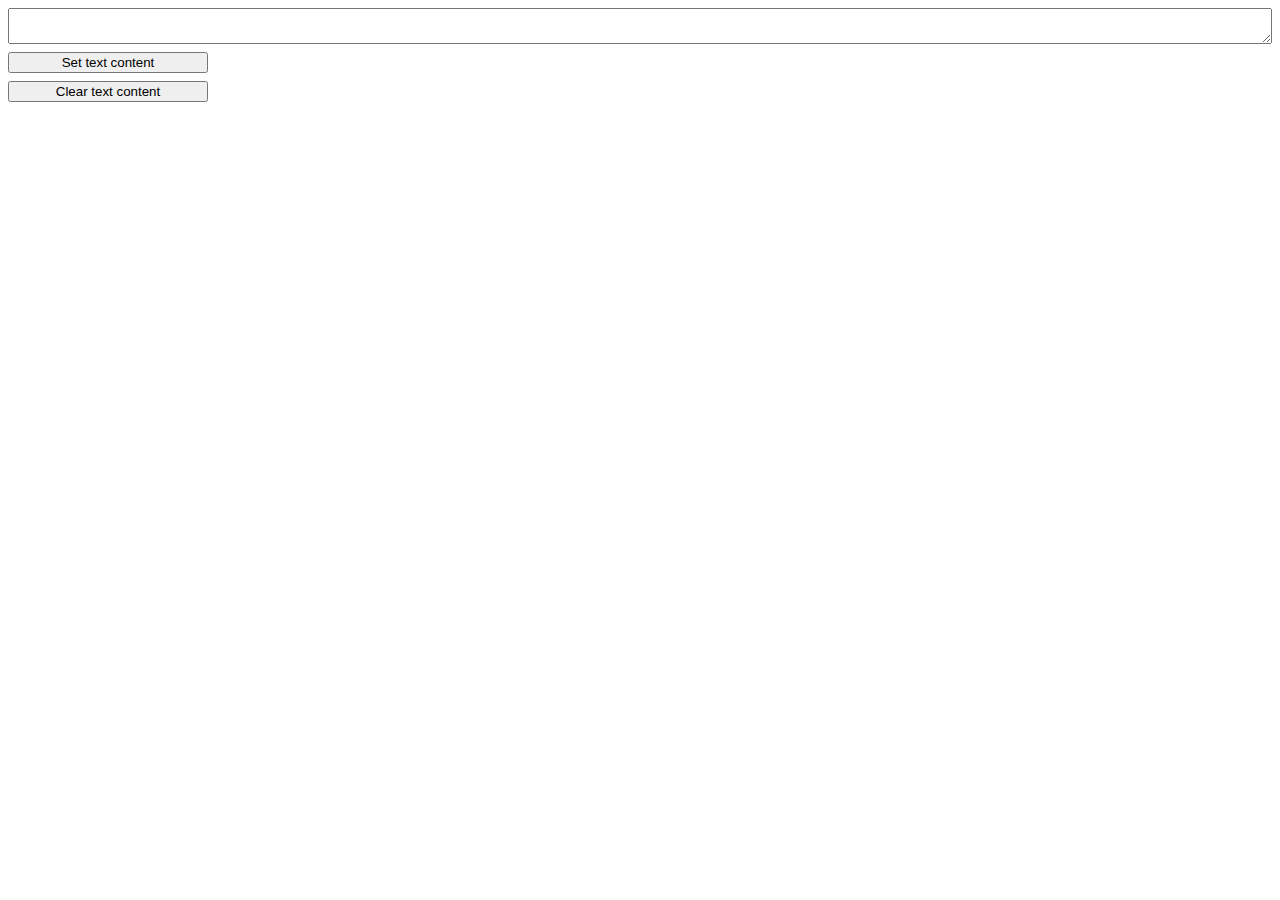
<file: ex2/index.html>
<!DOCTYPE html>
<html lang="en">
  <head>
    <meta charset="UTF-8" />
    <meta name="viewport" content="width=device-width, initial-scale=1.0" />
    <title>Document</title>
    <link rel="stylesheet" href="style.css" />
  </head>
  <body>
    <div class="container">
      <textarea class="story"></textarea>
      <button id="set-text" type="button">Set text content</button>
      <button id="clear-text" type="button">Clear text content</button>
    </div>
    <script>
      const story = document.body.querySelector(".story");

      const setText = document.body.querySelector("#set-text");
      setText.addEventListener("click", () => {
        story.textContent = "It was a dark and stormy night...";
      });

      const clearText = document.body.querySelector("#clear-text");
      clearText.addEventListener("click", () => {
        story.textContent = "";
      });
    </script>
  </body>
</html>
</file>
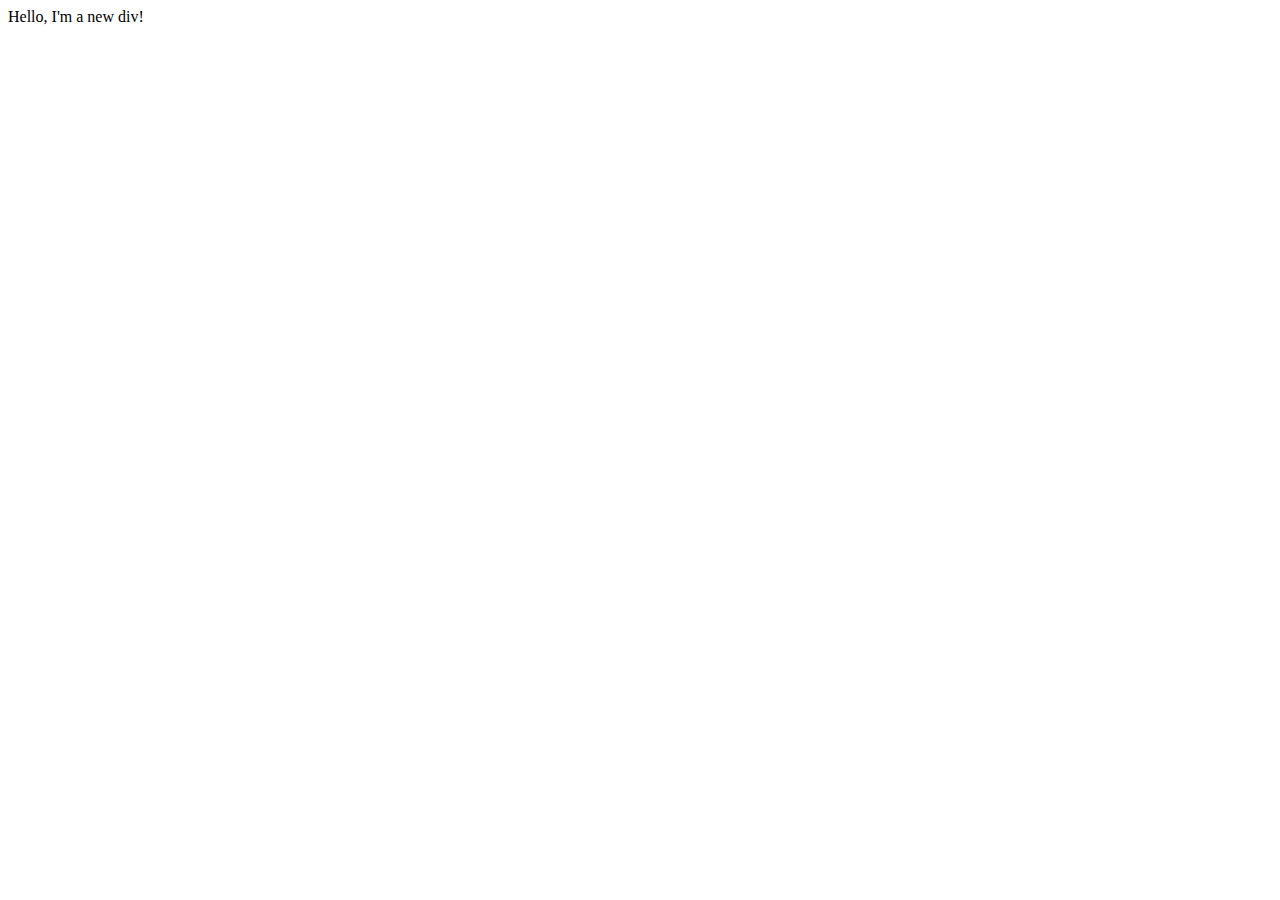
<file: ex3/index.html>
<!DOCTYPE html>
<html lang="en">
  <head>
    <meta charset="UTF-8" />
    <meta name="viewport" content="width=device-width, initial-scale=1.0" />
    <title>Document</title>
  </head>
  <body>
    <div id="container"></div>

    <script>
      // 1. document.createElement=================================================================
      var newDiv = document.createElement("div");

      // Set some properties for the new div
      newDiv.id = "newDiv";
      newDiv.className = "new-div-class";
      newDiv.textContent = "Hello, I'm a new div!";

      // Append the new div to the existing container div
      var container = document.getElementById("container");
      container.appendChild(newDiv);
    </script>
  </body>
</html>
</file>
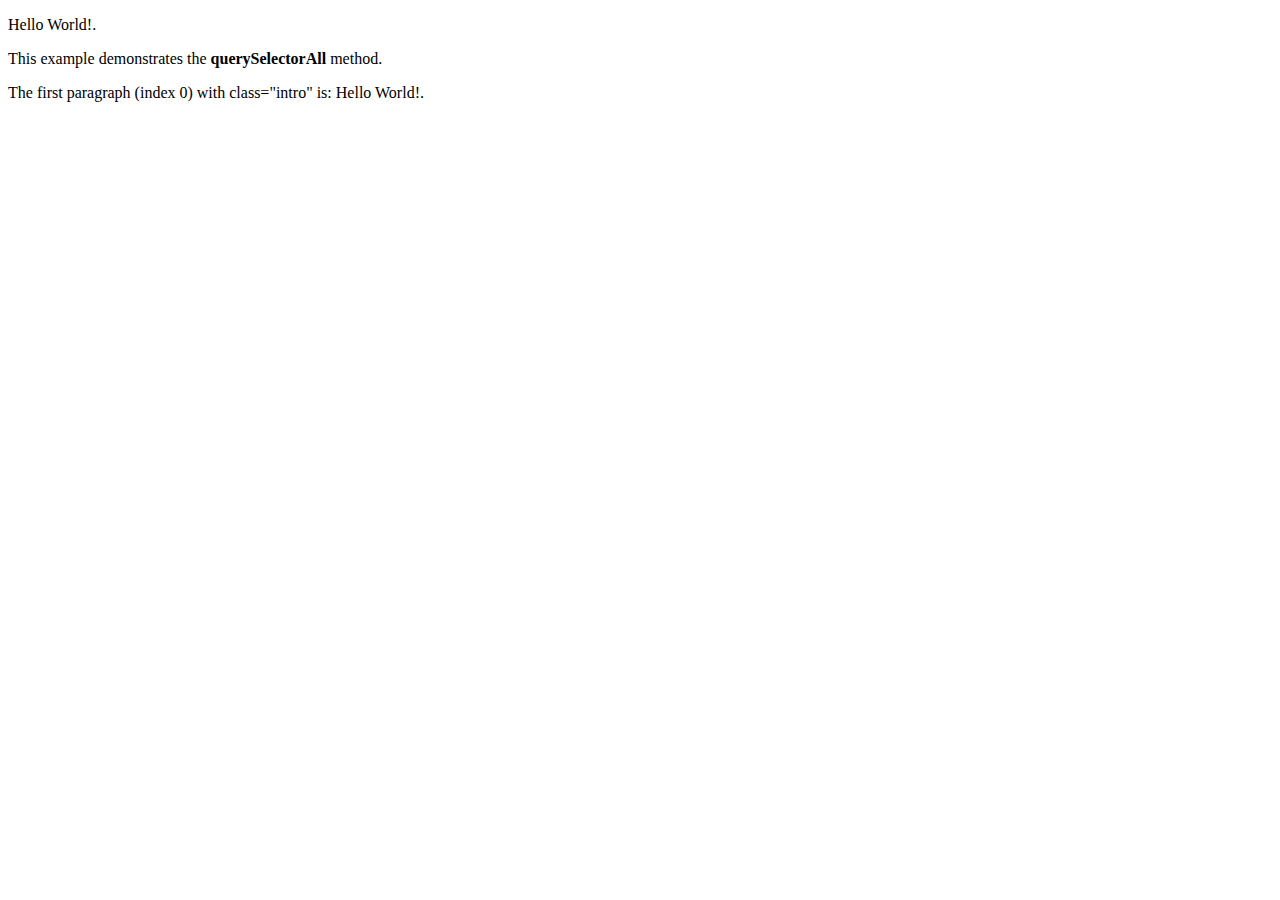
<file: ex4/index.html>
<!DOCTYPE html>
<html lang="en">
  <head>
    <meta charset="UTF-8" />
    <meta name="viewport" content="width=device-width, initial-scale=1.0" />
    <title>Document</title>
  </head>
  <body>
    <p class="intro">Hello World!.</p>
    <p class="intro">
      This example demonstrates the <b>querySelectorAll</b> method.
    </p>

    <p id="demo"></p>

    <script>
      const x = document.querySelectorAll("p.intro");
      document.getElementById("demo").innerHTML =
        'The first paragraph (index 0) with class="intro" is: ' +
        x[0].innerHTML;
    </script>
  </body>
</html>
</file>
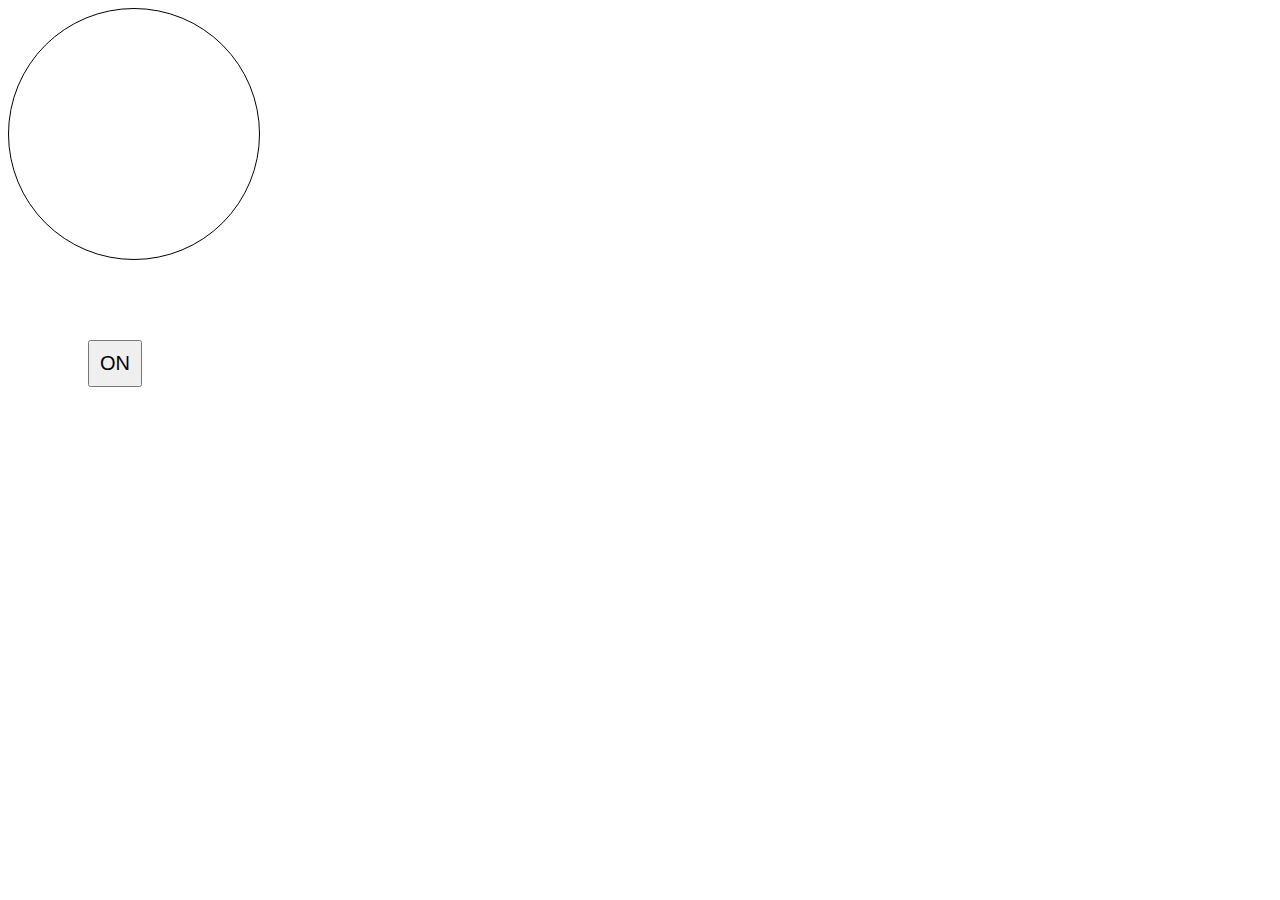
<file: P1-bulb/index.html>
<!DOCTYPE html>
<html lang="en">
  <head>
    <meta charset="UTF-8" />
    <meta name="viewport" content="width=device-width, initial-scale=1.0" />
    <title>Document</title>
    <link rel="stylesheet" href="bulb.css" />
  </head>
  <body>
    <div id="bulb"></div>

    <button>ON</button>

    <script src="bulb.js"></script>
  </body>
</html>
</file>
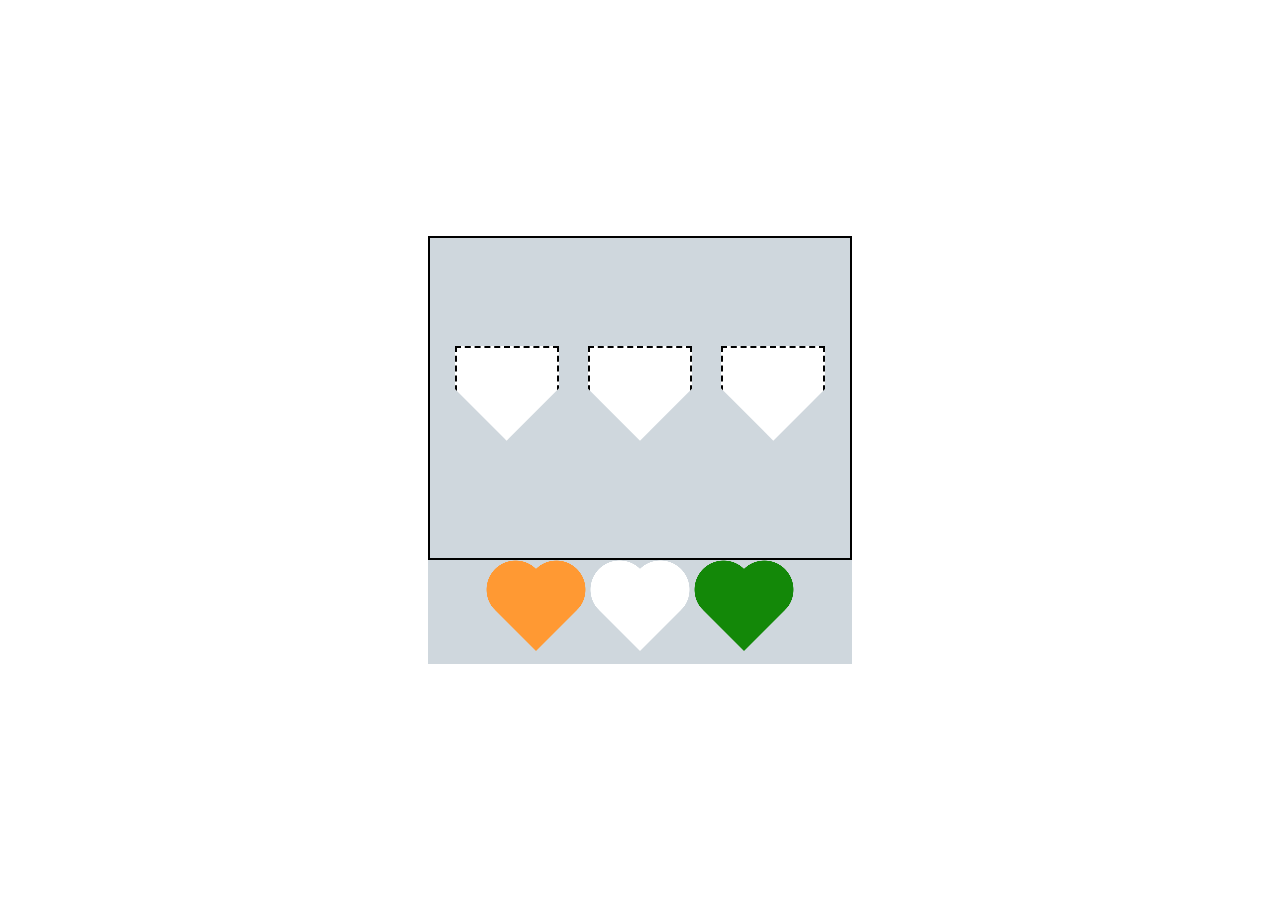
<file: P13-tricolor/index.html>
<!DOCTYPE html>
<html lang="en">
  <head>
    <meta charset="UTF-8" />
    <meta name="viewport" content="width=device-width, initial-scale=1.0" />
    <title>Tricolor Drag and Drop</title>
    <link rel="stylesheet" href="style.css" />
  </head>
  <body>
    <div class="container">
      <div class="box">
        <div class="empty-space" data-color="orange"></div>
        <div class="empty-space" data-color="white"></div>
        <div class="empty-space" data-color="green"></div>
      </div>
      <div class="hearts">
        <div class="heart heart1" draggable="true" data-color="orange"></div>
        <div class="heart heart2" draggable="true" data-color="white"></div>
        <div class="heart heart3" draggable="true" data-color="green"></div>
      </div>
    </div>

    <script src="script.js"></script>
  </body>
</html>
</file>
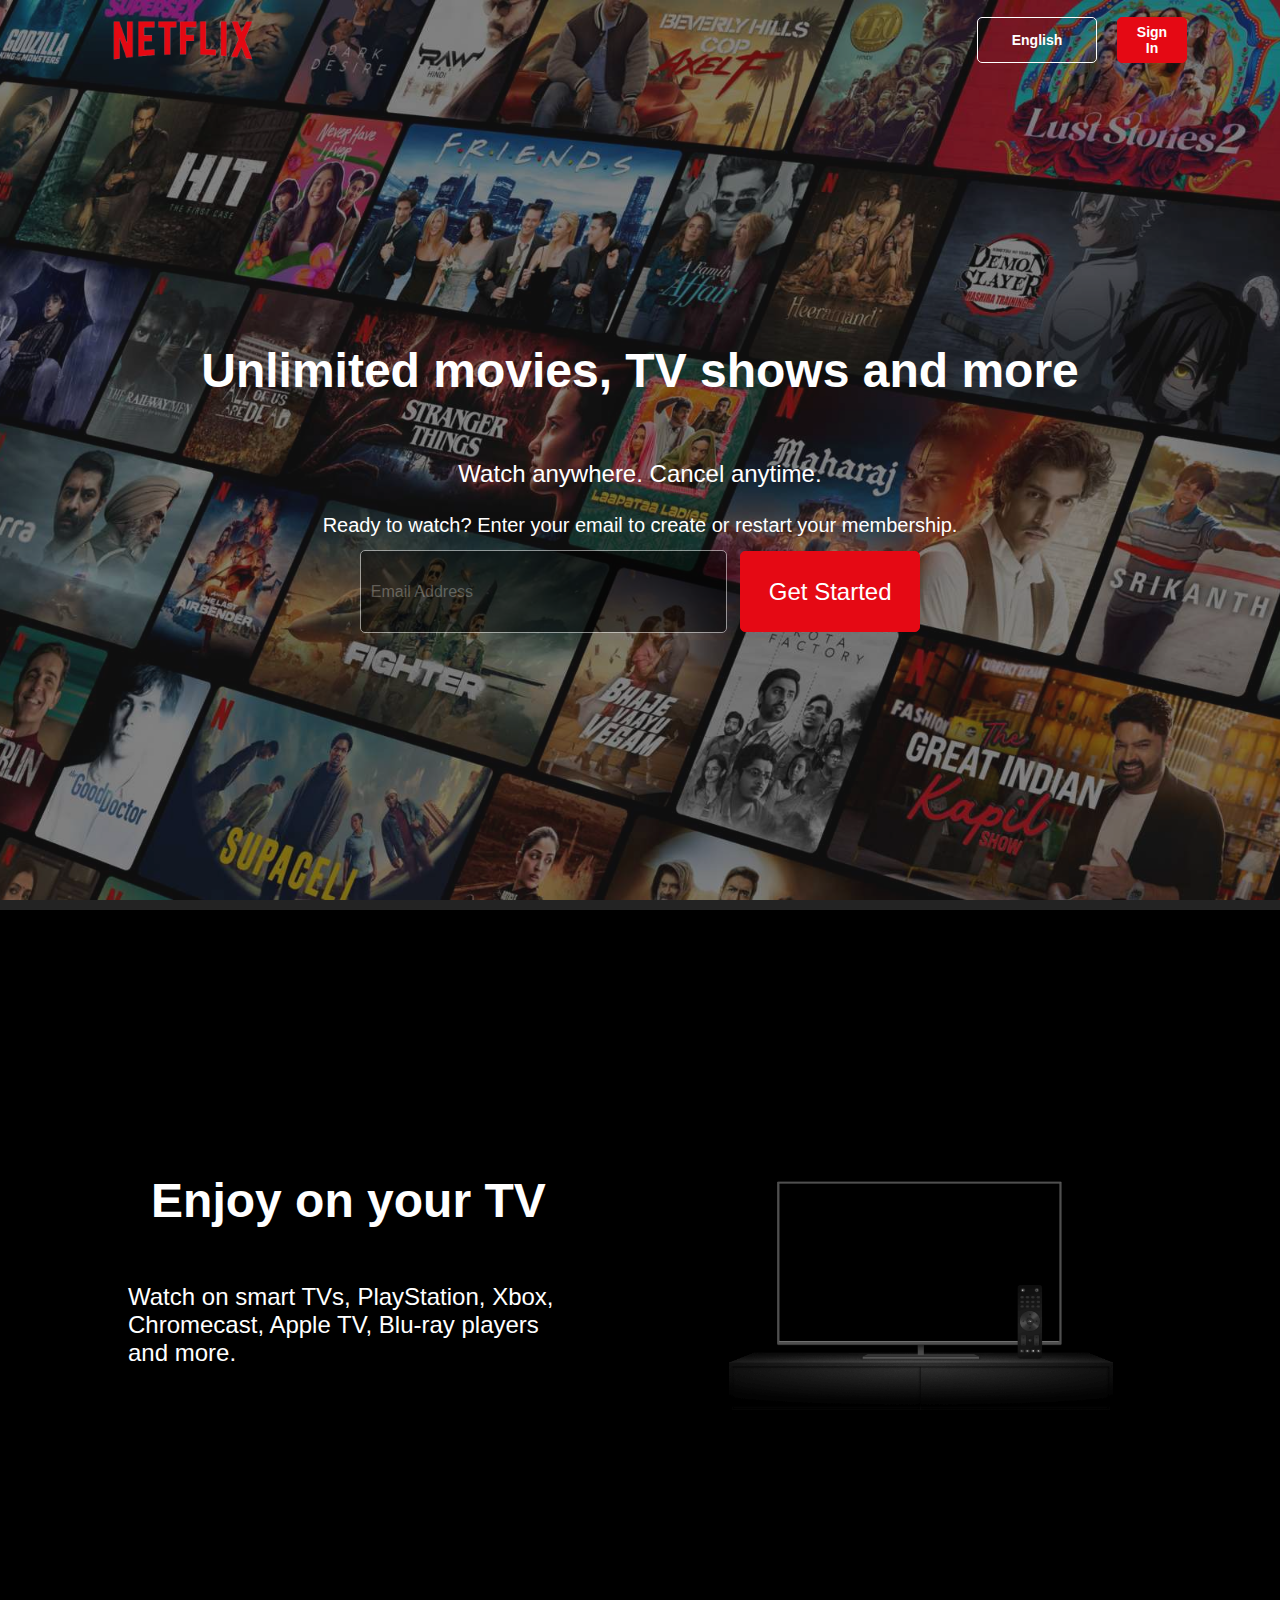
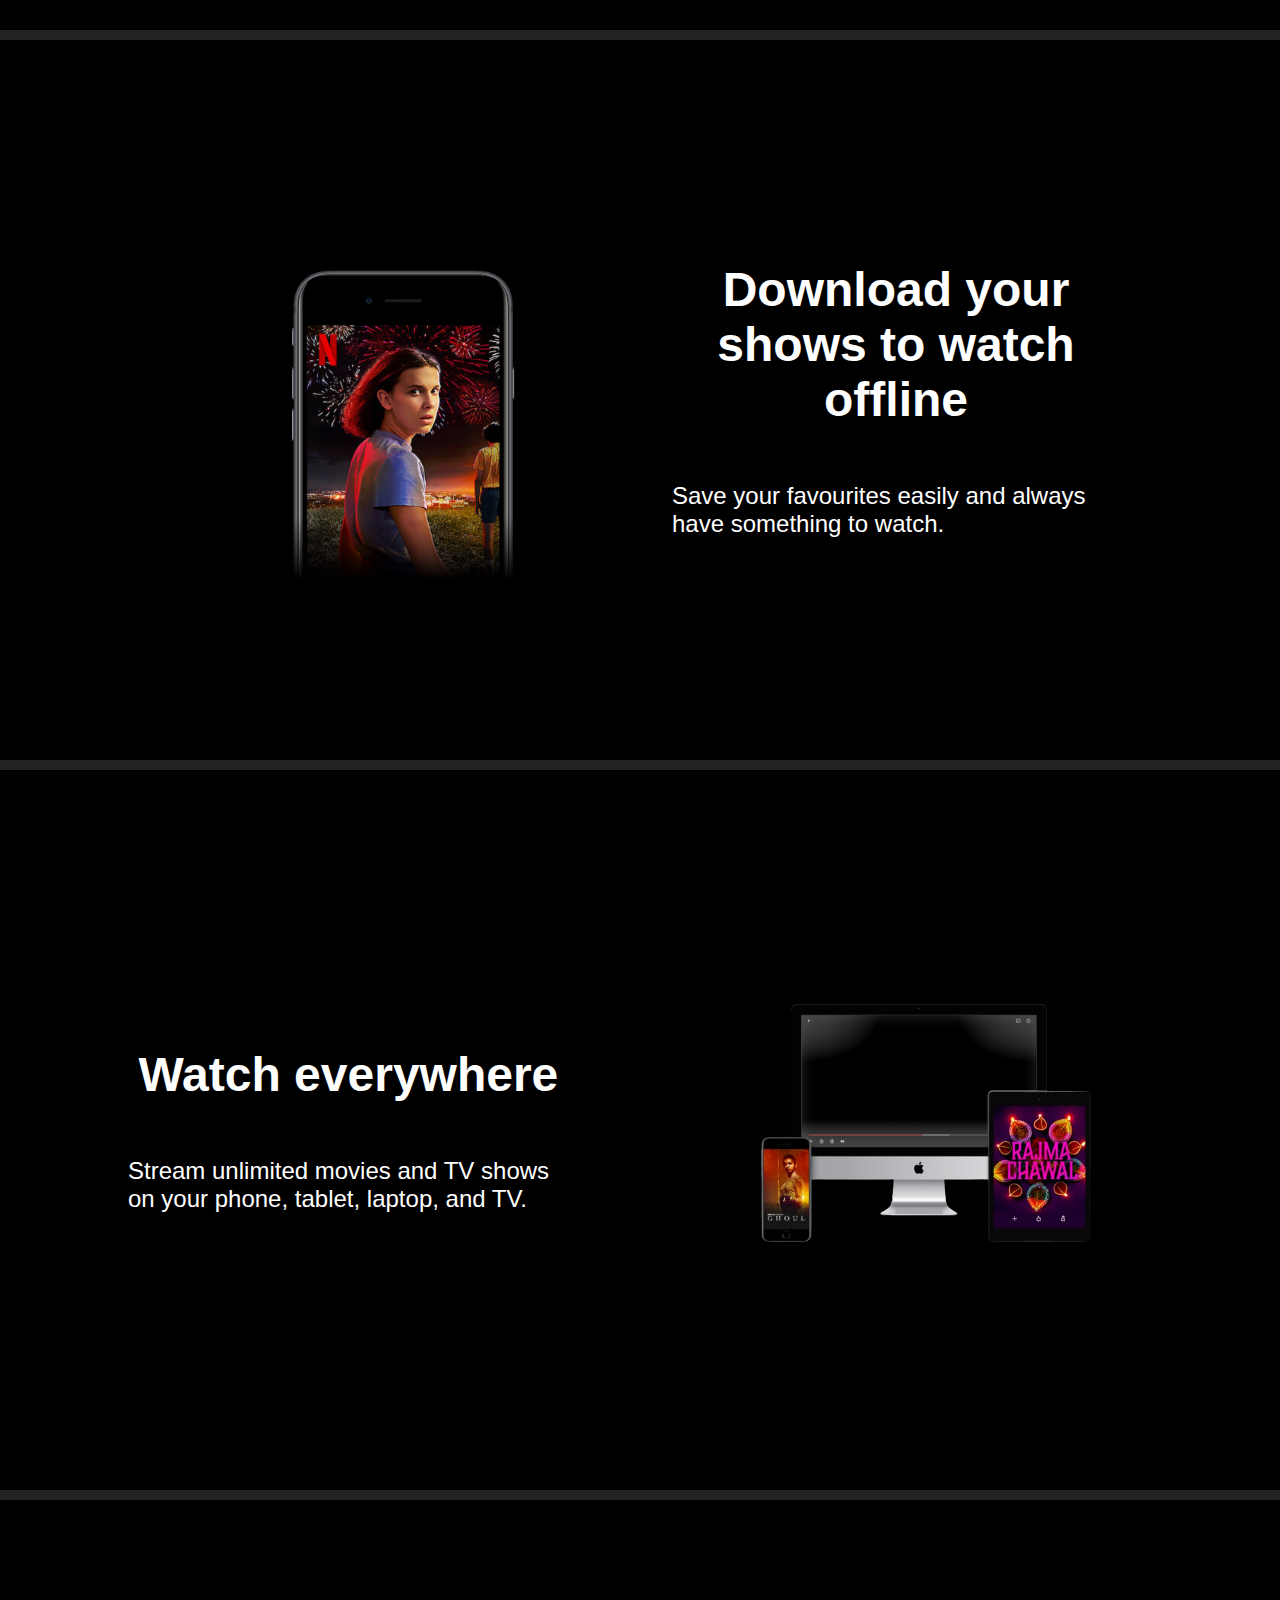
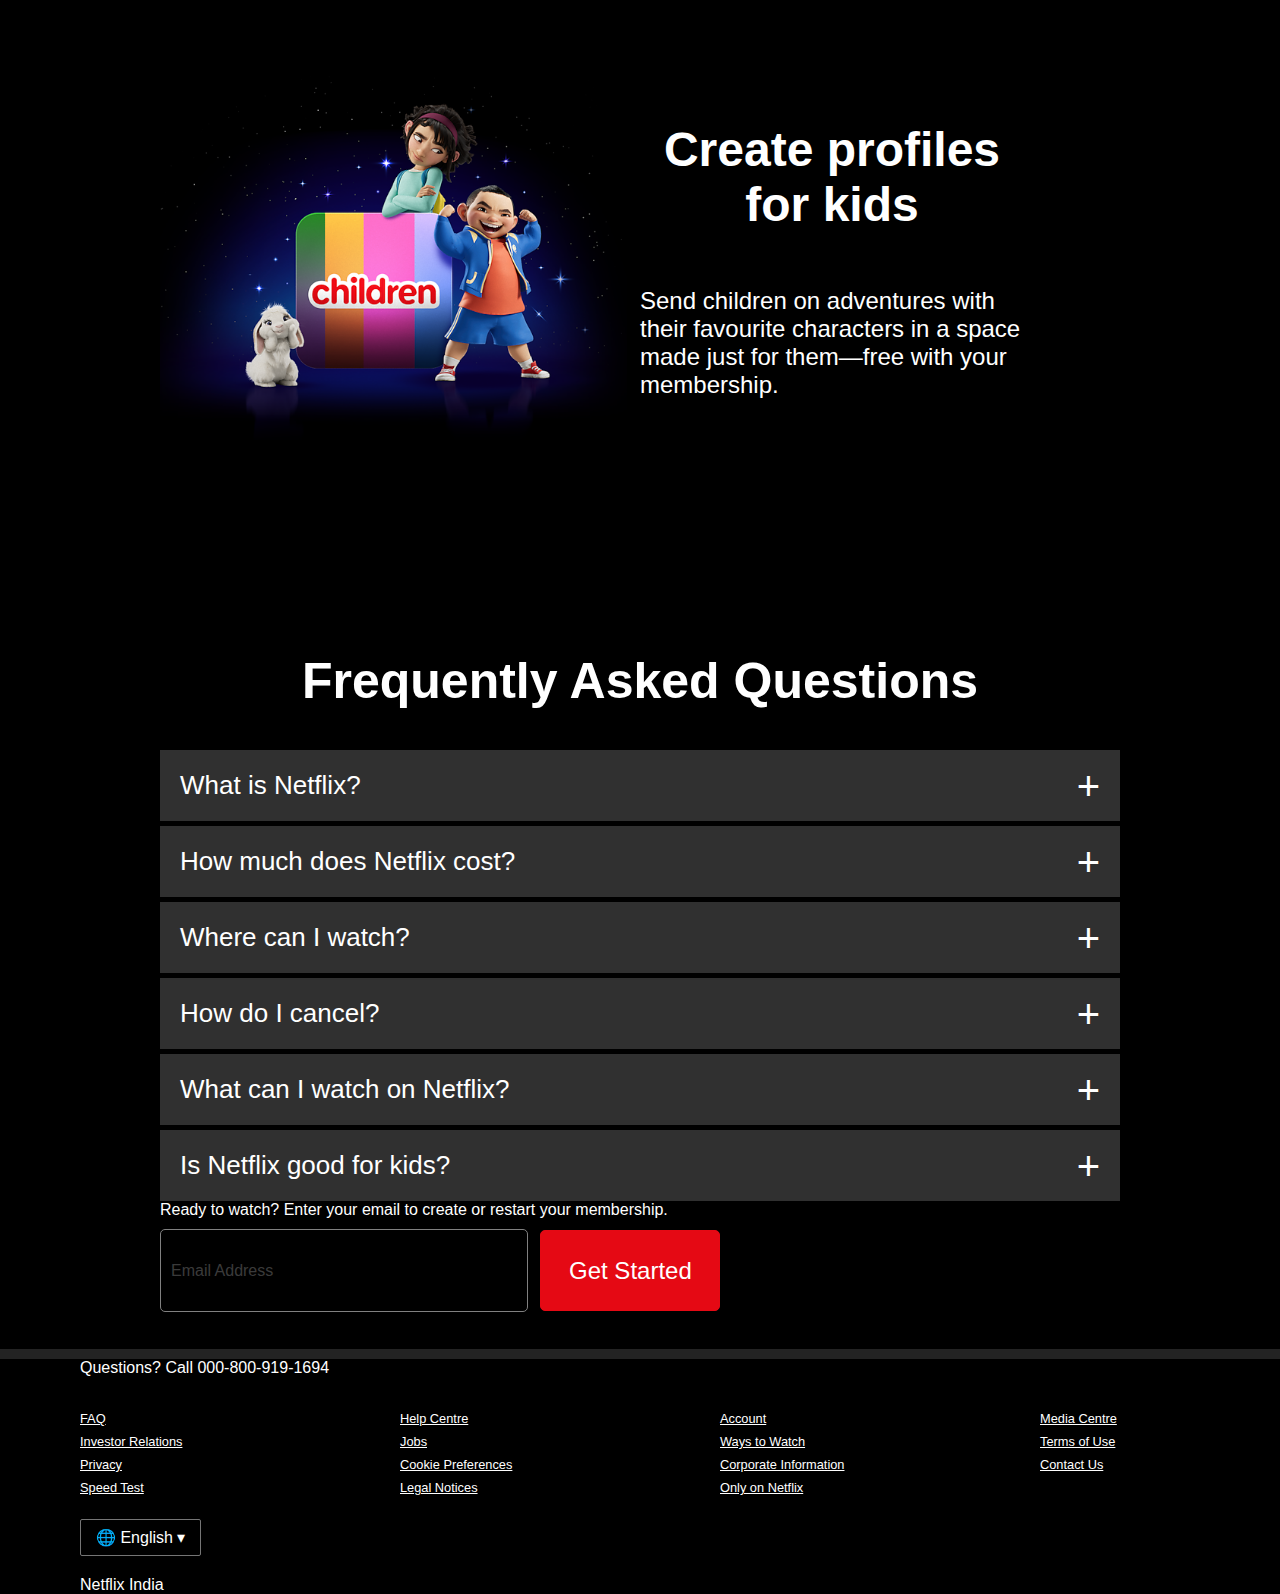
<file: P6-NetflixHP clone/index.html>
<!DOCTYPE html>
<html lang="en">
  <head>
    <meta charset="UTF-8" />
    <meta name="viewport" content="width=device-width, initial-scale=1.0" />
    <title>Document</title>
    <link rel="stylesheet" href="./css/style.css" />
  </head>
  <body>
    <div class="content">
      <!-- home page view -->
      <div class="home"></div>
      <div class="nav">
        <div class="nav-part1">
          <img src="./images/logo.png" alt="netflix logo" />
        </div>
        <div class="nav-part2">
          <button class="language">English</button>
          <button class="signin">Sign In</button>
        </div>
      </div>
      <div class="home-content">
        <h1>Unlimited movies, TV shows and more</h1>
        <h2>Watch anywhere. Cancel anytime.</h2>
        <p>
          Ready to watch? Enter your email to create or restart your membership.
        </p>
        <div class="home-mail-button">
          <input type="text" placeholder="Email Address" />
          <button>Get Started</button>
        </div>
      </div>

      <!--TV view-->
      <div class="tv-view">
        <div class="left-part">
          <h1>Enjoy on your TV</h1>
          <p>
            Watch on smart TVs, PlayStation, Xbox, Chromecast, Apple TV, Blu-ray
            players and more.
          </p>
        </div>
        <div class="right-part">
          <img src="./images/tv.png" alt="" />
        </div>
      </div>

      <!-- mobile view -->
      <div class="mobile-view">
        <div class="mobile-view-left">
          <img src="./images/mobile.jpg" alt="" />
        </div>
        <div class="mobile-view-right">
          <h1>Download your shows to watch offline</h1>
          <p>Save your favourites easily and always have something to watch.</p>
        </div>
      </div>

      <!-- devices view -->
      <div class="devices-view">
        <div class="devices-view-left">
          <h1>Watch everywhere</h1>
          <p>
            Stream unlimited movies and TV shows on your phone, tablet, laptop,
            and TV.
          </p>
        </div>
        <div class="devices-view-right">
          <img src="./images/devices.png" alt="" />
        </div>
      </div>

      <!-- childrens view -->
      <div class="children-view">
        <div class="children-view-left">
          <img src="./images/children.png" alt="" />
        </div>
        <div class="children-view-right">
          <h1>Create profiles for kids</h1>
          <p>
            Send children on adventures with their favourite characters in a
            space made just for them—free with your membership.
          </p>
        </div>
      </div>

      <!-- FAQ view -->
      <div class="faq-container">
        <h1>Frequently Asked Questions</h1>
        <div class="faq-item">
          <div class="faq-question">What is Netflix?</div>
          <div class="faq-answer">
            Netflix is a streaming service that offers a wide variety of
            award-winning TV shows, movies, anime, documentaries and more – on
            thousands of internet-connected devices. <br />You can watch as much
            as you want, whenever you want, without a single ad – all for one
            low monthly price. There's always something new to discover, and new
            TV shows and movies are added every week!
          </div>
        </div>
        <div class="faq-item">
          <div class="faq-question">How much does Netflix cost?</div>
          <div class="faq-answer">
            Watch Netflix on your smartphone, tablet, Smart TV, laptop, or
            streaming device, all for one fixed monthly fee. Plans range from
            $8.99 to $17.99 a month. No extra costs, no contracts.
          </div>
        </div>
        <div class="faq-item">
          <div class="faq-question">Where can I watch?</div>
          <div class="faq-answer">
            Watch anywhere, anytime, on an unlimited number of devices. Sign in
            with your Netflix account to watch instantly on the web at
            netflix.com from your personal computer or on any internet-connected
            device that offers the Netflix app.
          </div>
        </div>
        <div class="faq-item">
          <div class="faq-question">How do I cancel?</div>
          <div class="faq-answer">
            Netflix is flexible. There are no pesky contracts and no
            commitments. You can easily cancel your account online in two
            clicks. There are no cancellation fees – start or stop your account
            anytime.
          </div>
        </div>
        <div class="faq-item">
          <div class="faq-question">What can I watch on Netflix?</div>
          <div class="faq-answer">
            Netflix has an extensive library of feature films, documentaries, TV
            shows, anime, award-winning Netflix originals, and more. Watch as
            much as you want, anytime you want.
          </div>
        </div>
        <div class="faq-item">
          <div class="faq-question">Is Netflix good for kids?</div>
          <div class="faq-answer">
            The Netflix Kids experience is included in your membership to give
            parents control while kids enjoy family-friendly TV shows and movies
            in their own space.
          </div>
          <div>
            <p>
              Ready to watch? Enter your email to create or restart your
              membership.
            </p>
            <div class="home-mail-button">
              <input type="text" placeholder="Email Address" />
              <button>Get Started</button>
            </div>
          </div>
        </div>
      </div>

      <div class="footer">
        <div class="footer-top">Questions? Call 000-800-919-1694</div>
        <div class="footer-links">
          <a href="#">FAQ</a>
          <a href="#">Help Centre</a>
          <a href="#">Account</a>
          <a href="#">Media Centre</a>
          <a href="#">Investor Relations</a>
          <a href="#">Jobs</a>
          <a href="#">Ways to Watch</a>
          <a href="#">Terms of Use</a>
          <a href="#">Privacy</a>
          <a href="#">Cookie Preferences</a>
          <a href="#">Corporate Information</a>
          <a href="#">Contact Us</a>
          <a href="#">Speed Test</a>
          <a href="#">Legal Notices</a>
          <a href="#">Only on Netflix</a>
        </div>
        <div class="language-selector">
          <span>&#127760; English &#9662;</span>
        </div>
        <div class="footer-bottom">Netflix India</div>
      </div>
    </div>
    <script>
      document.querySelectorAll(".faq-question").forEach((item) => {
        item.addEventListener("click", (event) => {
          const answer = document.querySelector(".faq-answer");
          if (answer.style.display === "block") {
            answer.style.display = "none";
          } else {
            answer.style.display = "block";
          }
          item.classList.toggle("active");
        });
      });
    </script>
  </body>
</html>
</file>
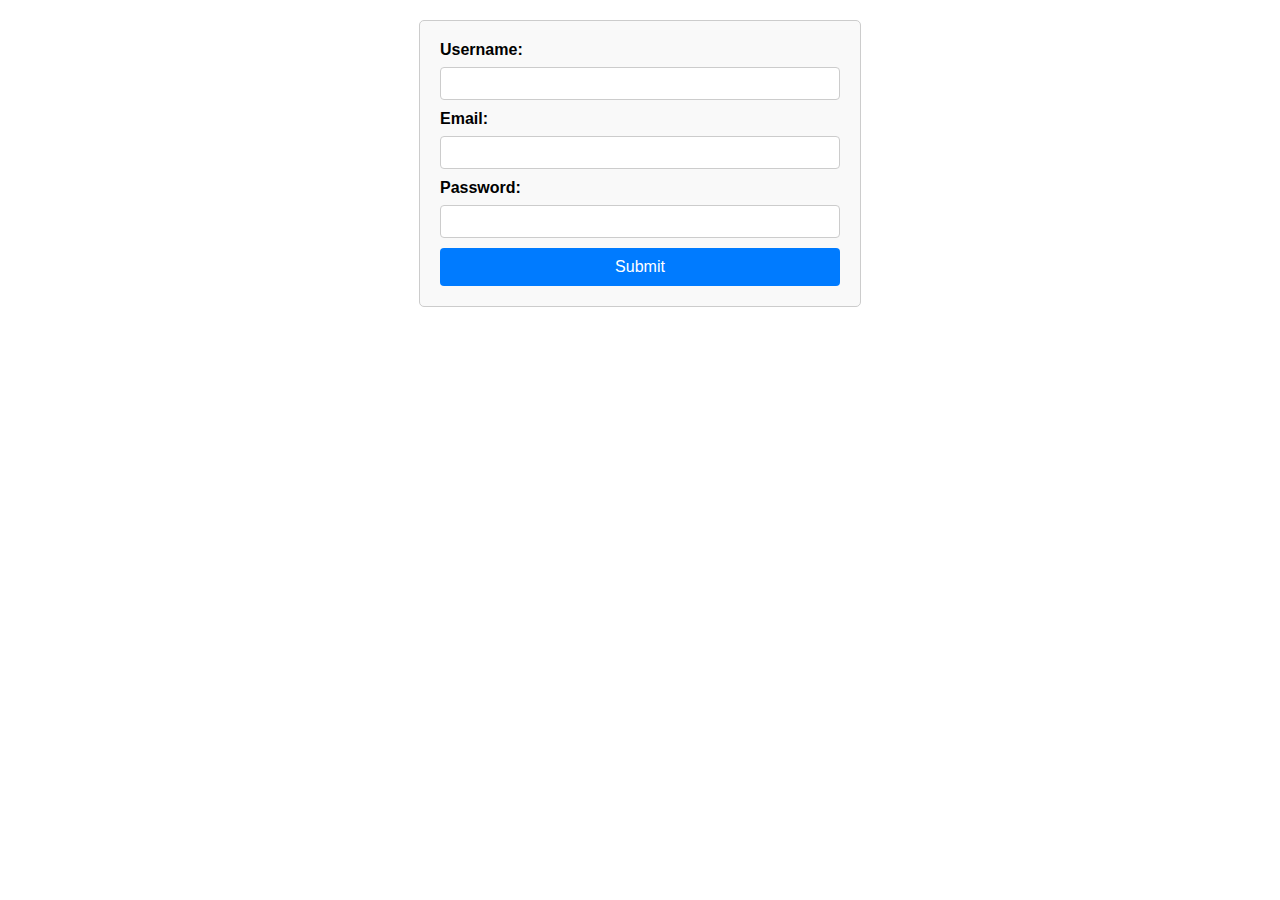
<file: P7-Form Validation/index.html>
<!DOCTYPE html>
<html lang="en">
<head>
  <meta charset="UTF-8" />
  <meta name="viewport" content="width=device-width, initial-scale=1.0" />
  <title>Form Validation</title>
  <link rel="stylesheet" href="./style.css" />
  <script defer src="script.js"></script>
</head>
<body>
  <div class="container">
    <form id="myForm" >
      <label for="username">Username:</label>
      <input type="text" id="username" name="username" />
      <span id="usernameError" class="error">* Username is required</span>

      <label for="email">Email:</label>
      <input type="email" id="email" name="email" />
      <span id="emailError" class="error">* Please enter a valid email</span>

      <label for="password">Password:</label>
      <input type="password" id="password" name="password" />
      <span id="passwordError" class="error">* Password must be at least 6 characters</span>

      <button id="submit-btn" type="submit">Submit</button>
    </form>
  </div>
</body>
</html>
</file>
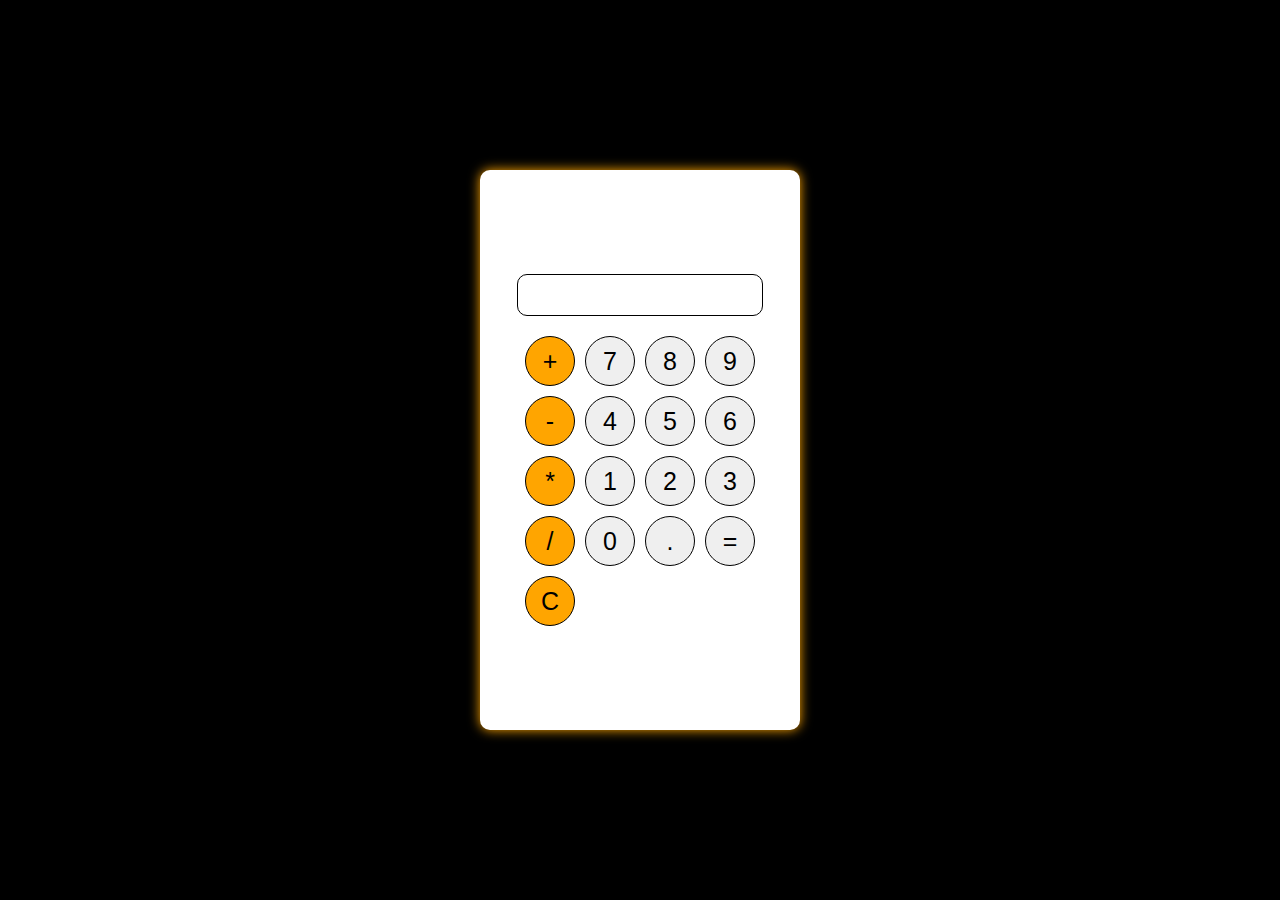
<file: P8-calculator/index.html>
<!DOCTYPE html>
<html lang="en">
  <head>
    <meta charset="UTF-8" />
    <meta name="viewport" content="width=device-width, initial-scale=1.0" />
    <title>Document</title>
    <link rel="stylesheet" href="style.css" />
  </head>
  <body>
    <div class="container">
      <div class="calculator">
        <input type="text" readonly id="display" />
        <!-- <h1 class="result">30</h1> -->
        <div class="buttons">
          <button onclick="appendToDisplay('+')" class="operator-btn">+</button>
          <button onclick="appendToDisplay('7')">7</button>
          <button onclick="appendToDisplay('8')">8</button>
          <button onclick="appendToDisplay('9')">9</button>
          <button onclick="appendToDisplay('-')" class="operator-btn">-</button>
          <button onclick="appendToDisplay('4')">4</button>
          <button onclick="appendToDisplay('5')">5</button>
          <button onclick="appendToDisplay('6')">6</button>
          <button onclick="appendToDisplay('*')" class="operator-btn">*</button>
          <button onclick="appendToDisplay('1')">1</button>
          <button onclick="appendToDisplay('2')">2</button>
          <button onclick="appendToDisplay('3')">3</button>
          <button onclick="appendToDisplay('/')" class="operator-btn">/</button>
          <button onclick="appendToDisplay('0')">0</button>
          <button onclick="appendToDisplay('.')">.</button>
          <button onclick="calculate()">=</button>
          <button onclick="clearDisplay()" class="operator-btn">C</button>
        </div>
      </div>
    </div>
    <script>
      const display = document.querySelector("#display");

      const appendToDisplay = (input) => {
        display.value += input;
      };
      const calculate = () => {
        display.value = eval(display.value);
      };
      const clearDisplay = (input) => {
        display.value = "";
      };
    </script>
  </body>
</html>
</file>
<file: ex2/style.css>
.container {
  display: flex;
  gap: 0.5rem;
  flex-direction: column;
}

button {
  width: 200px;
}
</file>
<file: P1-bulb/bulb.css>
#bulb {
  width: 250px;
  height: 250px;
  border-radius: 50%;
  border: 1px solid black;
}
button {
  padding: 10px;
  margin: 80px;
  font-size: 20px;
}
</file>
<file: P13-tricolor/style.css>
body,
html {
  margin: 0;
  padding: 0;
  height: 100%;
  display: flex;
  justify-content: center;
  align-items: center;
  background-color: white;
  transition: background-color 1.8s;
  overflow: hidden;
}

.container {
  display: flex;
  flex-direction: column;
  align-items: center;
  background-color: rgb(207, 215, 221);
}

.box {
  width: 400px;
  height: 300px;
  display: flex;
  justify-content: space-around;
  align-items: center;
  flex-wrap: wrap;
  border: 2px solid black;
  padding: 10px;
}

.heart,
.empty-space {
  width: 100px;
  aspect-ratio: 1;
  display: inline-block;
  border-image: radial-gradient(#0000 70%) 84.5%/50%;
  clip-path: polygon(-41% 0, 50% 91%, 141% 0);
  cursor: grab;
  /* border: 2px solid black;  */
}

.heart1 {
  border-image: radial-gradient(#ff9933 69%, #0000 70%) 84.5%/50%;
}

.heart2 {
  border-image: radial-gradient(white 69%, #0000 70%) 84.5%/50%;
}

.heart3 {
  border-image: radial-gradient(#138808 69%, #0000 70%) 84.5%/50%;
}

.empty-space {
  border: 2px dashed black;
  background-color: white;
}

.hidden {
  display: none;
}

/* Fullscreen animation */
.fullscreen-animation {
  position: fixed;
  top: 0;
  left: 0;
  width: 100%;
  height: 100%;
  background: linear-gradient(
    #ff9933 33.3%,
    white 33.3%,
    white 66.6%,
    #138808 66.6%
  );
  animation: expand 1s ease-in-out forwards;
  z-index: 9999;
  display: flex;
  justify-content: center;
  align-items: center;
  backdrop-filter: blur(10px);
}

/* Animation for text appearance */
.fullscreen-animation h1 {
  color: #000080; /* Navy Blue */
  font-size: 4rem;
  opacity: 0;
  animation: fadeInText 2s ease-in-out 1s forwards;
}

@keyframes expand {
  0% {
    width: 0;
    height: 0;
    top: 50%;
    left: 50%;
    opacity: 0;
  }
  100% {
    width: 100%;
    height: 100%;
    top: 0;
    left: 0;
    opacity: 1;
  }
}

@keyframes fadeInText {
  0% {
    opacity: 0;
  }
  100% {
    opacity: 1;
  }
}
</file>
<file: P6-NetflixHP clone/css/style.css>
* {
  margin: 0;
  padding: 0;
  color: white;
  /* box-sizing: border-box; Added */
  font-family: Netflix Sans, Helvetica Neue, Segoe UI, Roboto, Ubuntu,
    sans-serif;
}

.content {
  background-color: #232323;
}

/* home view============== */
.nav {
  display: flex;
  justify-content: center;
  align-items: center;
  background: transparent;
  position: absolute;
  top: 0;
  left: 0;
  width: 100vw;
  height: 60px;
  padding-top: 10px;
  gap: 55vw;
}
.nav-part1 img {
  height: 180px;
  width: 180px;
}

.nav-part2 {
  display: flex;
  gap: 20px;
}
.nav-part2 button {
  padding: 6px 12px;
  text-align: center;
  color: white;
  font-size: 14px;
  font-weight: 600;
  /* height: 6vh; */
}
.language {
  background-color: transparent;
  width: 120px;
  border: 1px solid white;
  border-radius: 5px;
}
.signin {
  background-color: #e50914;
  width: 70px;
  border-radius: 5px;
  border: 1px solid #e50914;
}
.home {
  background: url("../images/netflix background.jpg") no-repeat center center;
  background-size: cover;
  height: 100vh;
  width: 100%;
  position: relative;
  opacity: 0.6;
}

.home-content {
  display: flex;
  flex-direction: column;
  justify-content: center;
  align-items: center;
  position: absolute;
  width: 70%;
  height: 400px;
  top: 32%;
  left: 15%;
  text-align: center;
}
.home-content h1 {
  font-size: 3rem;
  font-weight: 800;
  /* line-height: 1.5; */
}
.home-content h2 {
  font-size: 1.5rem;
  font-weight: 400;
  line-height: 3;
}
.home-content p {
  font-size: 1.25rem;
  font-weight: 400;
  line-height: 1.5;
}
.home-mail-button {
  display: flex;
  align-items: center;
  gap: 1vw;
  padding-top: 10px;
}
.home-mail-button input {
  height: 9vh;
  width: 27vw;
  opacity: 0.5;
  font-weight: 500;
  background-color: black;
  border: 1px solid white;
  border-radius: 5px;
  padding: 0px 10px;
  font-size: 1rem;
  color: white;
}
.home-mail-button button {
  background-color: #e50914;
  width: 180px;
  height: 9vh;
  border-radius: 5px;
  font-size: 1.5rem;
  font-weight: 500;
  border: 1px solid #e50914;
  padding: 10px;
}

/* TV view========================================== */
.tv-view {
  height: 80vh;
  width: 100%;
  background-color: black;
  display: flex;
  justify-content: center;
  align-items: center;
  margin-top: 10px;
  gap: 2rem;
}
.left-part {
  text-align: left;
  width: 40vw;
  /* height: 30vh; */
  padding: 5rem 8rem;
}
.left-part h1 {
  font-size: 3rem;
  font-weight: 900;
}
.left-part p {
  font-size: 1.5rem;
  font-weight: 500;
  padding-top: 15px;
}

.right-part {
  width: 50%;
}
.right-part img {
  width: 30vw;
}

/* mobile view =========================================*/
.mobile-view {
  height: 80vh;
  width: 100%;
  background-color: black;
  display: flex;
  justify-content: center;
  align-items: center;
  margin-top: 10px;
  /* gap: 2rem; */
}
.mobile-view-right {
  text-align: left;
  width: 40vw;
  /* height: 30vh; */
  padding: 5rem 10rem;
}
.mobile-view-right h1 {
  font-size: 3rem;
  font-weight: 900;
}
.mobile-view-right p {
  font-size: 1.5rem;
  font-weight: 500;
  padding-top: 15px;
}

.mobile-view-left {
  width: 40%;
}
.mobile-view-left img {
  width: 38vw;
  padding-left: 10rem;
}

/* devices view===============================================*/
.devices-view {
  height: 80vh;
  width: 100%;
  background-color: black;
  display: flex;
  justify-content: center;
  align-items: center;
  margin-top: 10px;
  gap: 2rem;
}
.devices-view-left {
  text-align: left;
  width: 40vw;
  /* height: 30vh; */
  padding: 5rem 8rem;
}
.devices-view-left h1 {
  font-size: 3rem;
  font-weight: 900;
}
.devices-view-left p {
  font-size: 1.5rem;
  font-weight: 500;
  padding-top: 15px;
}

.devices-view-right {
  width: 50%;
}
.devices-view-right img {
  width: 30vw;
}

/* childrens view ===========================================*/
.children-view {
  height: 80vh;
  width: 100%;
  background-color: black;
  display: flex;
  justify-content: center;
  align-items: center;
  margin-top: 10px;
  /* gap: 2rem; */
}
.children-view-right {
  text-align: left;
  width: 40vw;
  /* height: 30vh; */
  padding: 5rem 16rem 5rem 0rem;
}
.children-view-right h1 {
  font-size: 3rem;
  font-weight: 900;
}
.children-view-right p {
  font-size: 1.5rem;
  font-weight: 500;
  padding-top: 15px;
}

.children-view-left {
  width: 50%;
}
.children-view-left img {
  width: 38vw;
  padding-left: 10rem;
}

/* faq view ==================================================*/
.faq-container {
  /* max-width: 815px; */
  padding: 2rem 10rem;
  /* margin: 0 auto; */
  display: flex;
  flex-direction: column;
  justify-content: center;
  align-content: center;
  background-color: black;
}
.faq-item {
  margin-bottom: 5px;
}
.faq-question {
  background-color: #303030;
  padding: 20px;
  font-size: 26px;
  cursor: pointer;
  position: relative;
}
.faq-question::after {
  content: "+";
  position: absolute;
  right: 20px;
  top: 50%;
  transform: translateY(-50%);
  font-size: 40px;
}
.faq-question.active::after {
  content: "×";
  transform: translateY(-50%) rotate(45deg);
}
.faq-answer {
  display: none;
  background-color: #303030;
  padding: 20px;
  margin-top: 1px;
  font-size: 26px;
}
h1 {
  text-align: center;
  font-size: 50px;
  margin-bottom: 40px;
}

/* footer view ============================================ */
.footer {
  width: 100vw;
  margin: 0 auto;
  margin-top: 10px;
  background-color: black;
  /* padding: 5rem 0rem 5rem 5rem; */
  padding-left: 5rem;
}
.footer-top {
  margin-bottom: 30px;
}
.footer-links {
  display: grid;
  grid-template-columns: repeat(4, 1fr);
  /* gap: 15px; */
}
.footer-links a {
  /* text-decoration: none; */
  font-size: 0.8rem;
  line-height: 1.8;
}
.footer-links a:hover {
  text-decoration: underline;
}
.language-selector {
  display: inline-block;
  border: 1px solid #757575;
  padding: 8px 15px;
  border-radius: 2px;
  margin-top: 20px;
}
.footer-bottom {
  margin-top: 20px;
  font-size: 1rem;
}
@media (max-width: 600px) {
  /* home view========================================*/
  .nav {
    gap: 18vw;
  }
  .nav-part1 img {
    height: 140px;
    width: 120px;
  }

  .home {
    height: 80vh;
  }
  .home-content {
    top: 18%;
    width: 80%;
  }
  .home-content h1 {
    font-size: 2rem;
    font-weight: 700;
  }
  .home-content h2 {
    font-size: 1rem;
    font-weight: 400;
    line-height: 1.5;
  }
  .home-content p {
    font-size: 1rem;
    font-weight: 400;
    /* line-height: 1.5; */
  }
  .home-mail-button input {
    width: 20rem;
  }
  .home-mail-button {
    flex-direction: column;
  }

  /* TV view========================================== */
  .tv-view {
    display: flex;
    flex-direction: column;
    justify-content: center;
    align-items: center;
    height: 100vh;
    gap: 0rem;
  }
  .left-part {
    text-align: center;
    width: 90%;
    padding: 2rem 8rem;
  }
  .left-part h1 {
    font-size: 2rem;
    font-weight: 700;
  }
  .left-part p {
    font-size: 1.2rem;
  }
  .right-part {
    width: 80vw;
  }
  .right-part img {
    width: 80vw;
    align-items: self-start;
  }
  /* mobile view =========================================*/
  .mobile-view {
    display: flex;
    flex-direction: column-reverse;
    justify-content: center;
    align-items: center;
    height: 100vh;
    gap: 0rem;
  }
  .mobile-view-right {
    text-align: center;
    width: 90%;
    padding: 2rem 8rem;
  }
  .mobile-view-right h1 {
    font-size: 2rem;
    font-weight: 700;
  }
  .mobile-view-right p {
    font-size: 1.2rem;
  }
  .mobile-view-left {
    width: 80vw;
  }
  .mobile-view-left img {
    width: 100%;
    border-radius: 20px;
    overflow: hidden;
  }
}

@media (max-width: 900px) {
  .mobile-view-left img {
    width: 40vw;
  }
  .mobile-view-right {
    padding: 1rem 8rem;
  }
  .mobile-view-right h1 {
    font-size: 2.5rem;
  }
  .mobile-view-right p {
    font-size: 1.25rem;
  }
}
</file>
<file: P7-Form Validation/style.css>
body {
  font-family: Arial, sans-serif;
  margin: 20px;
}

form {
  max-width: 400px;
  margin: 0 auto;
  padding: 20px;
  border: 1px solid #ccc;
  border-radius: 5px;
  background-color: #f9f9f9;
}

label {
  display: block;
  margin-bottom: 8px;
  font-weight: bold;
}

input[type="text"],
input[type="email"],
input[type="password"] {
  width: 100%;
  padding: 8px;
  margin-bottom: 10px;
  border: 1px solid #ccc;
  border-radius: 4px;
  box-sizing: border-box;
}

button {
  width: 100%;
  padding: 10px;
  background-color: #007bff;
  color: white;
  border: none;
  border-radius: 4px;
  cursor: pointer;
  font-size: 16px;
}

button:hover {
  background-color: #0056b3;
}

.error {
  color: red;
  font-size: 12px;
  margin-top: 5px;
  display: none;
}

input.invalid {
  border-color: red;
}
</file>
<file: P8-calculator/style.css>
* {
  padding: 0;
  margin: 0;
}
/* body {
  background-color: black;
} */
.container {
  background-color: black;
  width: 100vw;
  height: 100vh;
  display: flex;
  justify-content: center;
  align-items: center;
}
.calculator {
  width: 280px;
  height: 520px;
  background-color: white;
  box-shadow: 0px 0px 12px orange;
  border-radius: 10px;
  display: flex;
  flex-direction: column;
  justify-content: center;
  align-items: center;
  padding: 20px;
  gap: 20px;
}

input[type="text"] {
  background-color: white;
  width: 80%;
  text-align: right;
  height: 40px;
  font-size: 25px;
  border: 1px solid black;
  border-radius: 10px;
  padding: 0px 10px;
}

.buttons {
  display: grid;
  grid-template-columns: repeat(4, 1fr);
  gap: 10px;
}
.buttons button {
  width: 50px;
  height: 50px;
  border: 1px solid black;
  border-radius: 50%;
  font-size: 25px;
  /* padding: 20px; */
  cursor: pointer;
}
.clear-btn {
  width: 100%;
  height: 40px;
  border-radius: 10px;
  border: 1px solid orange;
  margin-top: 10px;
  font-size: 20px;
}
.operator-btn {
  background-color: orange;
}
</file>
